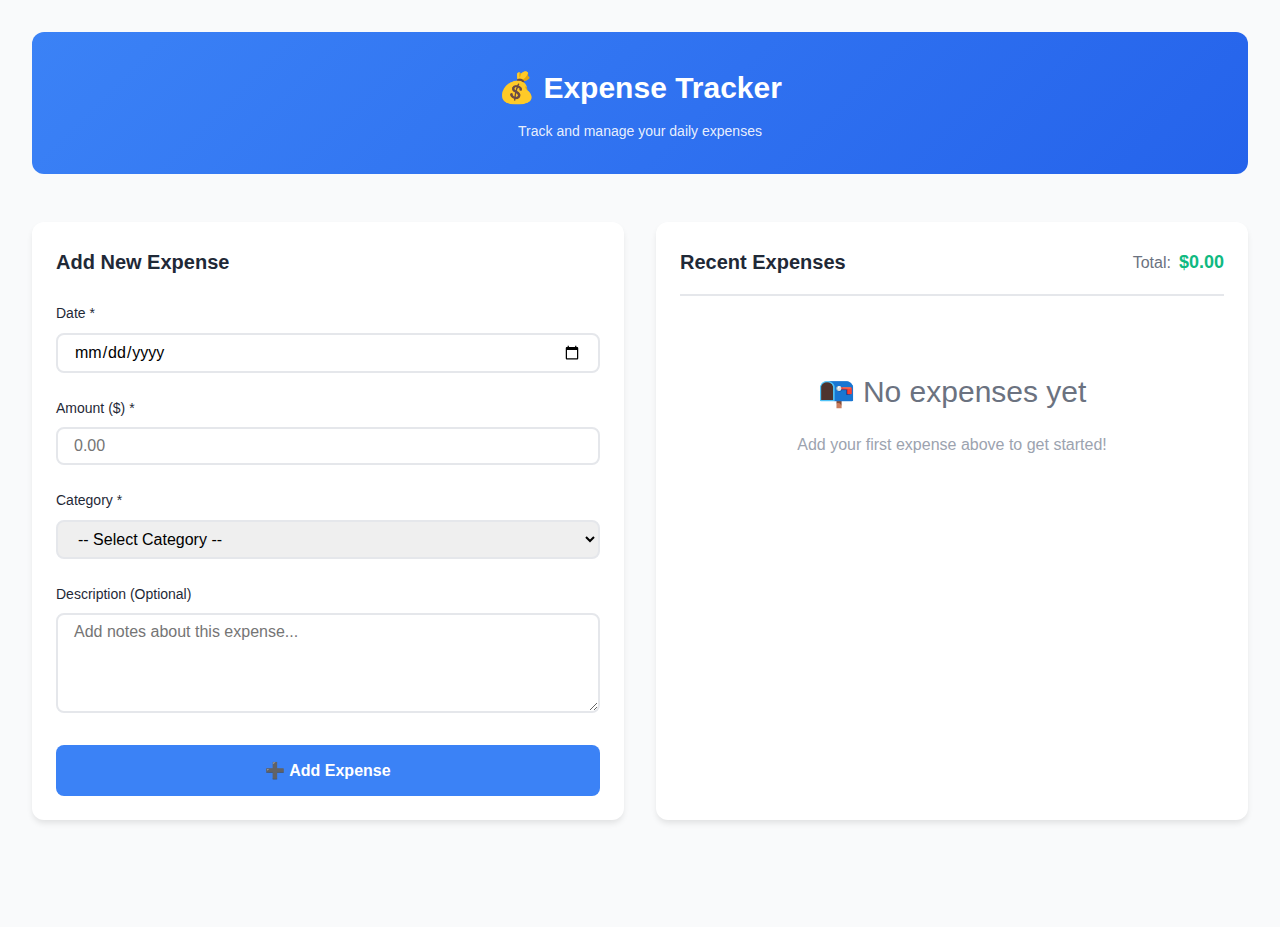
<file: index.html>
<!DOCTYPE html>
<html lang="en">
<head>
    <meta charset="UTF-8">
    <meta name="viewport" content="width=device-width, initial-scale=1.0">
    <title>Expense Tracker</title>
    <link rel="stylesheet" href="styles.css">
</head>
<body>
    <div class="container">
        <!-- HEADER -->
        <header class="header">
            <h1>💰 Expense Tracker</h1>
            <p class="subtitle">Track and manage your daily expenses</p>
        </header>

        <!-- MAIN CONTENT -->
        <main class="main">
            <!-- LEFT SECTION: Form -->
            <section class="form-section">
                <h2>Add New Expense</h2>
                
                <!-- Error/Success Messages -->
                <div id="messageContainer" class="message-container"></div>

                <!-- Form -->
                <form id="expenseForm" class="expense-form">
                    <!-- Date Field -->
                    <div class="form-group">
                        <label for="expenseDate">Date *</label>
                        <input
                            type="date"
                            id="expenseDate"
                            name="date"
                            required
                            aria-label="Expense date"
                        >
                    </div>

                    <!-- Amount Field -->
                    <div class="form-group">
                        <label for="expenseAmount">Amount ($) *</label>
                        <input
                            type="number"
                            id="expenseAmount"
                            name="amount"
                            step="0.01"
                            min="0.01"
                            placeholder="0.00"
                            required
                            aria-label="Expense amount"
                        >
                    </div>

                    <!-- Category Field -->
                    <div class="form-group">
                        <label for="expenseCategory">Category *</label>
                        <select
                            id="expenseCategory"
                            name="category"
                            required
                            aria-label="Expense category"
                        >
                            <option value="">-- Select Category --</option>
                            <option value="Food">🍔 Food</option>
                            <option value="Transport">🚗 Transport</option>
                            <option value="Entertainment">🎬 Entertainment</option>
                            <option value="Utilities">💡 Utilities</option>
                            <option value="Healthcare">🏥 Healthcare</option>
                            <option value="Shopping">🛍️ Shopping</option>
                            <option value="Other">📌 Other</option>
                        </select>
                    </div>

                    <!-- Description Field -->
                    <div class="form-group">
                        <label for="expenseDescription">Description (Optional)</label>
                        <textarea
                            id="expenseDescription"
                            name="description"
                            placeholder="Add notes about this expense..."
                            rows="3"
                            aria-label="Expense description"
                        ></textarea>
                    </div>

                    <!-- Submit Button -->
                    <button type="submit" class="btn btn-primary btn-full">
                        ➕ Add Expense
                    </button>
                </form>
            </section>

            <!-- RIGHT SECTION: Expenses List -->
            <section class="list-section">
                <div class="list-header">
                    <h2>Recent Expenses</h2>
                    <div class="total-section">
                        <span class="total-label">Total:</span>
                        <span id="totalAmount" class="total-amount">$0.00</span>
                    </div>
                </div>

                <!-- Loading State -->
                <div id="loadingSpinner" class="loading-spinner hidden">
                    <div class="spinner"></div>
                    <p>Loading expenses...</p>
                </div>

                <!-- Expense List -->
                <div id="expenseList" class="expense-list">
                    <!-- Expenses will be inserted here by JavaScript -->
                </div>

                <!-- Empty State -->
                <div id="emptyState" class="empty-state hidden">
                    <p>📭 No expenses yet</p>
                    <p class="text-muted">Add your first expense above to get started!</p>
                </div>
            </section>
        </main>
    </div>

    <!-- SCRIPTS -->
    <script src="utils.js"></script>
    <script src="api.js"></script>
    <script src="ui.js"></script>
    <script src="app.js"></script>
</body>
</html>
</file>
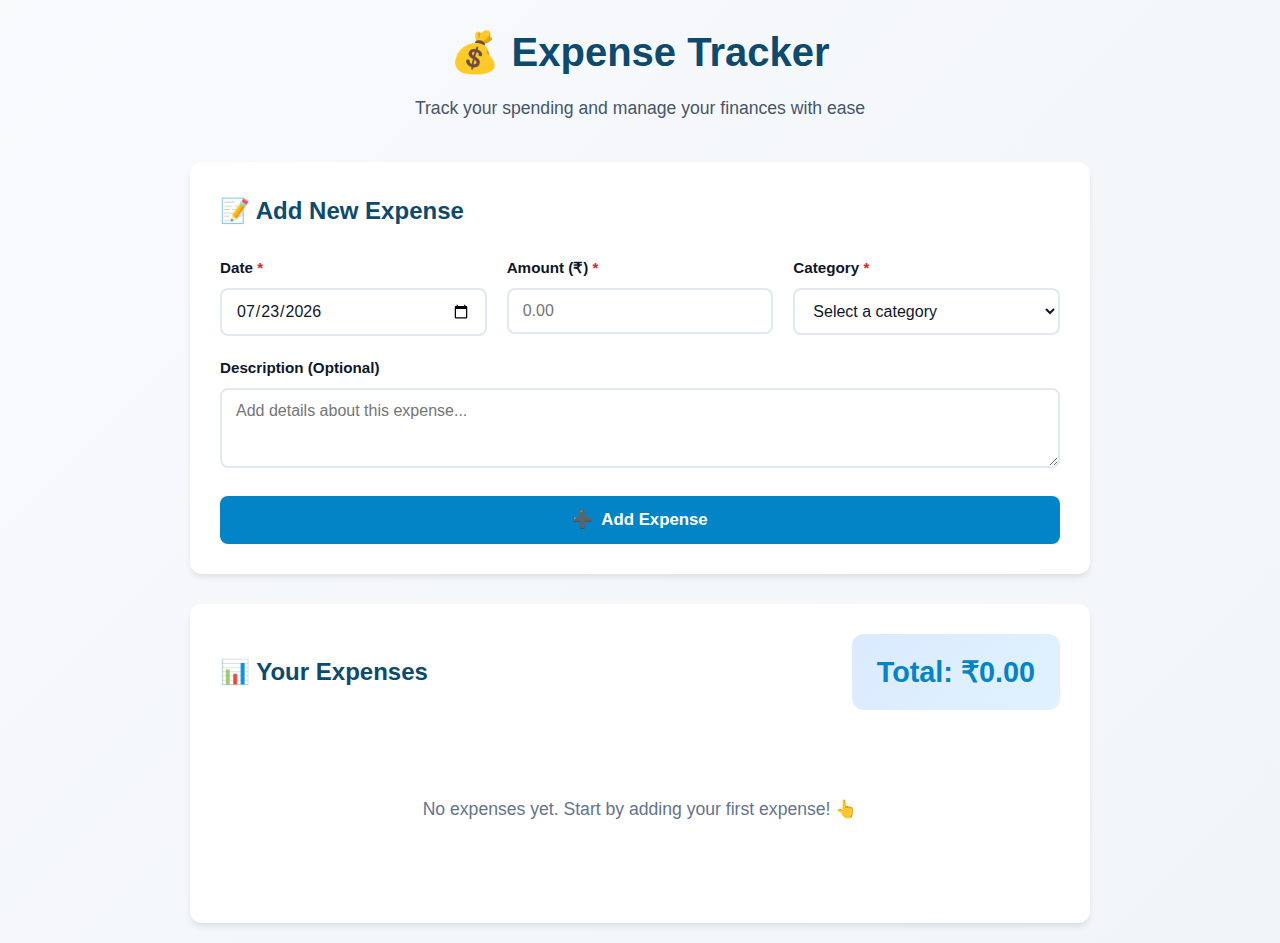
<file: Expense Tracker Application.html>
<!DOCTYPE html>
<html lang="en">
<head>
    <meta charset="UTF-8">
    <meta name="viewport" content="width=device-width, initial-scale=1.0">
    <title>Expense Tracker - Manage Your Finances</title>
    <style>
        * {
            margin: 0;
            padding: 0;
            box-sizing: border-box;
        }

        :root {
            --primary-color: #0284c7;
            --primary-hover: #0369a1;
            --primary-dark: #0c4a6e;
            --success-color: #16a34a;
            --error-color: #dc2626;
            --warning-color: #ea580c;
            --bg-primary: #ffffff;
            --bg-secondary: #f8fafc;
            --bg-tertiary: #f1f5f9;
            --text-primary: #0f172a;
            --text-secondary: #475569;
            --text-muted: #64748b;
            --border-color: #e2e8f0;
            --shadow-sm: 0 1px 2px 0 rgba(0, 0, 0, 0.05);
            --shadow-md: 0 4px 6px -1px rgba(0, 0, 0, 0.1);
            --shadow-lg: 0 10px 15px -3px rgba(0, 0, 0, 0.1);
            --radius-sm: 6px;
            --radius-md: 8px;
            --radius-lg: 12px;
        }

        body {
            font-family: -apple-system, BlinkMacSystemFont, 'Segoe UI', 'Roboto', 'Oxygen', 'Ubuntu', 'Cantarell', sans-serif;
            background: linear-gradient(135deg, #f8fafc 0%, #f1f5f9 100%);
            color: var(--text-primary);
            line-height: 1.6;
            min-height: 100vh;
            padding: 20px;
        }

        .container {
            max-width: 900px;
            margin: 0 auto;
        }

        /* Header */
        .header {
            text-align: center;
            margin-bottom: 40px;
            animation: slideDown 0.6s ease-out;
        }

        .header h1 {
            font-size: 2.5rem;
            font-weight: 700;
            color: var(--primary-dark);
            margin-bottom: 10px;
        }

        .header p {
            font-size: 1.1rem;
            color: var(--text-secondary);
        }

        /* Alert Messages */
        .alert {
            padding: 16px 20px;
            border-radius: var(--radius-md);
            margin-bottom: 20px;
            font-weight: 500;
            animation: slideDown 0.3s ease-out;
            display: none;
        }

        .alert.show {
            display: block;
        }

        .alert-success {
            background-color: #dcfce7;
            color: #166534;
            border-left: 4px solid var(--success-color);
        }

        .alert-error {
            background-color: #fee2e2;
            color: #991b1b;
            border-left: 4px solid var(--error-color);
        }

        .alert-warning {
            background-color: #fed7aa;
            color: #92400e;
            border-left: 4px solid var(--warning-color);
        }

        /* Form Card */
        .form-card {
            background: var(--bg-primary);
            border-radius: var(--radius-lg);
            padding: 30px;
            box-shadow: var(--shadow-md);
            margin-bottom: 30px;
            animation: slideUp 0.6s ease-out;
        }

        .form-card h2 {
            font-size: 1.5rem;
            color: var(--primary-dark);
            margin-bottom: 25px;
            display: flex;
            align-items: center;
            gap: 10px;
        }

        .form-group {
            margin-bottom: 20px;
        }

        .form-group:last-child {
            margin-bottom: 0;
        }

        label {
            display: block;
            font-weight: 600;
            color: var(--text-primary);
            margin-bottom: 8px;
            font-size: 0.95rem;
        }

        input[type="text"],
        input[type="date"],
        input[type="number"],
        select,
        textarea {
            width: 100%;
            padding: 12px 14px;
            border: 2px solid var(--border-color);
            border-radius: var(--radius-md);
            font-size: 1rem;
            font-family: inherit;
            color: var(--text-primary);
            transition: all 0.3s ease;
            background-color: var(--bg-primary);
        }

        input[type="text"]:focus,
        input[type="date"]:focus,
        input[type="number"]:focus,
        select:focus,
        textarea:focus {
            outline: none;
            border-color: var(--primary-color);
            box-shadow: 0 0 0 3px rgba(2, 132, 199, 0.1);
            background-color: var(--bg-secondary);
        }

        textarea {
            resize: vertical;
            min-height: 80px;
        }

        .form-row {
            display: grid;
            grid-template-columns: repeat(auto-fit, minmax(200px, 1fr));
            gap: 20px;
        }

        /* Button Styles */
        .btn {
            padding: 12px 24px;
            border: none;
            border-radius: var(--radius-md);
            font-size: 1rem;
            font-weight: 600;
            cursor: pointer;
            transition: all 0.3s ease;
            display: inline-flex;
            align-items: center;
            justify-content: center;
            gap: 8px;
        }

        .btn-primary {
            background-color: var(--primary-color);
            color: white;
            width: 100%;
            min-height: 48px;
            font-size: 1.05rem;
        }

        .btn-primary:hover {
            background-color: var(--primary-hover);
            box-shadow: var(--shadow-lg);
            transform: translateY(-2px);
        }

        .btn-primary:active {
            transform: translateY(0);
            box-shadow: var(--shadow-md);
        }

        .btn-danger {
            background-color: var(--error-color);
            color: white;
            padding: 8px 12px;
            font-size: 0.85rem;
        }

        .btn-danger:hover {
            background-color: #b91c1c;
            transform: scale(1.05);
        }

        .btn:disabled {
            opacity: 0.5;
            cursor: not-allowed;
            transform: none;
        }

        /* List Card */
        .list-card {
            background: var(--bg-primary);
            border-radius: var(--radius-lg);
            padding: 30px;
            box-shadow: var(--shadow-md);
            animation: slideUp 0.6s ease-out 0.1s both;
        }

        .list-header {
            display: flex;
            justify-content: space-between;
            align-items: center;
            margin-bottom: 25px;
            flex-wrap: wrap;
            gap: 15px;
        }

        .list-header h2 {
            font-size: 1.5rem;
            color: var(--primary-dark);
            display: flex;
            align-items: center;
            gap: 10px;
        }

        .total-amount {
            font-size: 1.8rem;
            font-weight: 700;
            color: var(--primary-color);
            background: linear-gradient(135deg, #dbeafe 0%, #e0f2fe 100%);
            padding: 15px 25px;
            border-radius: var(--radius-lg);
            display: flex;
            align-items: center;
            gap: 8px;
            min-width: 200px;
            justify-content: center;
        }

        /* Empty State */
        .empty-state {
            text-align: center;
            padding: 60px 20px;
            color: var(--text-muted);
        }

        .empty-state svg {
            width: 80px;
            height: 80px;
            margin-bottom: 20px;
            opacity: 0.5;
        }

        .empty-state p {
            font-size: 1.1rem;
            margin-bottom: 10px;
        }

        /* Expense List */
        .expense-list {
            display: flex;
            flex-direction: column;
            gap: 15px;
        }

        .expense-item {
            display: grid;
            grid-template-columns: auto 1fr auto auto;
            gap: 15px;
            align-items: center;
            padding: 16px 20px;
            background: var(--bg-secondary);
            border-radius: var(--radius-md);
            border-left: 4px solid var(--primary-color);
            transition: all 0.3s ease;
            animation: slideIn 0.4s ease-out both;
        }

        .expense-item:hover {
            background: var(--bg-tertiary);
            transform: translateX(4px);
            box-shadow: var(--shadow-sm);
        }

        .expense-icon {
            width: 40px;
            height: 40px;
            border-radius: 50%;
            display: flex;
            align-items: center;
            justify-content: center;
            font-size: 1.2rem;
            flex-shrink: 0;
        }

        .icon-food { background: #fef3c7; color: #f59e0b; }
        .icon-transport { background: #dbeafe; color: #0284c7; }
        .icon-entertain { background: #fce7f3; color: #ec4899; }
        .icon-utilities { background: #dcfce7; color: #16a34a; }
        .icon-health { background: #fee2e2; color: #dc2626; }
        .icon-shopping { background: #e9d5ff; color: #a855f7; }
        .icon-other { background: #f3e8ff; color: #8b5cf6; }

        .expense-details {
            display: flex;
            flex-direction: column;
            gap: 4px;
        }

        .expense-category {
            font-weight: 600;
            color: var(--text-primary);
            display: flex;
            align-items: center;
            gap: 8px;
        }

        .expense-description {
            font-size: 0.9rem;
            color: var(--text-muted);
        }

        .expense-date {
            font-size: 0.85rem;
            color: var(--text-muted);
        }

        .expense-amount {
            font-size: 1.3rem;
            font-weight: 700;
            color: var(--primary-color);
            text-align: right;
            min-width: 80px;
        }

        .expense-delete {
            margin-left: 10px;
        }

        /* Loading State */
        .loading {
            display: inline-block;
            width: 20px;
            height: 20px;
            border: 3px solid var(--border-color);
            border-top-color: var(--primary-color);
            border-radius: 50%;
            animation: spin 0.8s linear infinite;
        }

        /* Stats Section */
        .stats-grid {
            display: grid;
            grid-template-columns: repeat(auto-fit, minmax(200px, 1fr));
            gap: 20px;
            margin-bottom: 30px;
        }

        .stat-card {
            background: linear-gradient(135deg, #dbeafe 0%, #e0f2fe 100%);
            padding: 20px;
            border-radius: var(--radius-lg);
            text-align: center;
        }

        .stat-label {
            color: var(--text-secondary);
            font-size: 0.9rem;
            margin-bottom: 8px;
        }

        .stat-value {
            font-size: 1.8rem;
            font-weight: 700;
            color: var(--primary-dark);
        }

        /* Responsive Design */
        @media (max-width: 768px) {
            .header h1 {
                font-size: 1.8rem;
            }

            .form-row {
                grid-template-columns: 1fr;
            }

            .expense-item {
                grid-template-columns: auto 1fr;
                gap: 12px;
            }

            .expense-amount,
            .btn-danger {
                grid-column: 2;
            }

            .list-header {
                flex-direction: column;
                align-items: stretch;
            }

            .total-amount {
                min-width: unset;
            }

            .stats-grid {
                grid-template-columns: 1fr;
            }
        }

        /* Animations */
        @keyframes slideDown {
            from {
                opacity: 0;
                transform: translateY(-30px);
            }
            to {
                opacity: 1;
                transform: translateY(0);
            }
        }

        @keyframes slideUp {
            from {
                opacity: 0;
                transform: translateY(30px);
            }
            to {
                opacity: 1;
                transform: translateY(0);
            }
        }

        @keyframes slideIn {
            from {
                opacity: 0;
                transform: translateX(-10px);
            }
            to {
                opacity: 1;
                transform: translateX(0);
            }
        }

        @keyframes spin {
            to {
                transform: rotate(360deg);
            }
        }

        /* Print Styles */
        @media print {
            body {
                background: white;
            }

            .form-card {
                display: none;
            }

            .btn-danger {
                display: none;
            }
        }
    </style>
</head>
<body>
    <div class="container">
        <!-- Header -->
        <div class="header">
            <h1>💰 Expense Tracker</h1>
            <p>Track your spending and manage your finances with ease</p>
        </div>

        <!-- Alert Messages -->
        <div id="alertContainer"></div>

        <!-- Form Card -->
        <div class="form-card">
            <h2>📝 Add New Expense</h2>
            <form id="expenseForm">
                <div class="form-row">
                    <div class="form-group">
                        <label for="expenseDate">Date <span style="color: #dc2626;">*</span></label>
                        <input type="date" id="expenseDate" name="date" required>
                    </div>
                    <div class="form-group">
                        <label for="expenseAmount">Amount (₹) <span style="color: #dc2626;">*</span></label>
                        <input type="number" id="expenseAmount" name="amount" step="0.01" min="0.01" placeholder="0.00" required>
                    </div>
                    <div class="form-group">
                        <label for="expenseCategory">Category <span style="color: #dc2626;">*</span></label>
                        <select id="expenseCategory" name="category" required>
                            <option value="">Select a category</option>
                            <option value="Food">🍽️ Food & Dining</option>
                            <option value="Transport">🚗 Transport</option>
                            <option value="Entertainment">🎬 Entertainment</option>
                            <option value="Utilities">💡 Utilities</option>
                            <option value="Health">🏥 Health & Medical</option>
                            <option value="Shopping">🛍️ Shopping</option>
                            <option value="Other">📦 Other</option>
                        </select>
                    </div>
                </div>

                <div class="form-group">
                    <label for="expenseDescription">Description (Optional)</label>
                    <textarea id="expenseDescription" name="description" placeholder="Add details about this expense..."></textarea>
                </div>

                <button type="submit" class="btn btn-primary">
                    <span>➕</span>
                    <span>Add Expense</span>
                </button>
            </form>
        </div>

        <!-- List Card -->
        <div class="list-card">
            <div class="list-header">
                <h2>📊 Your Expenses</h2>
                <div class="total-amount">
                    <span>Total:</span>
                    <span id="totalAmount">₹0.00</span>
                </div>
            </div>

            <div id="expenseListContainer">
                <div class="empty-state">
                    <p>No expenses yet. Start by adding your first expense! 👆</p>
                </div>
            </div>
        </div>
    </div>

    <script>
        // ============================================
        // UTILITIES
        // ============================================

        const utils = {
            formatCurrency: (amount) => {
                return new Intl.NumberFormat('en-IN', {
                    style: 'currency',
                    currency: 'INR',
                    minimumFractionDigits: 2,
                    maximumFractionDigits: 2
                }).format(amount);
            },

            formatDate: (dateString) => {
                const options = { year: 'numeric', month: 'short', day: 'numeric' };
                return new Date(dateString).toLocaleDateString('en-IN', options);
            },

            validateForm: (data) => {
                const errors = [];
                
                if (!data.date) {
                    errors.push('Date is required');
                }
                if (!data.amount || parseFloat(data.amount) <= 0) {
                    errors.push('Amount must be a positive number');
                }
                if (!data.category) {
                    errors.push('Category is required');
                }
                if (data.description && data.description.length > 500) {
                    errors.push('Description must be less than 500 characters');
                }

                return {
                    isValid: errors.length === 0,
                    errors: errors
                };
            },

            getCategoryIcon: (category) => {
                const icons = {
                    'Food': '🍽️',
                    'Transport': '🚗',
                    'Entertainment': '🎬',
                    'Utilities': '💡',
                    'Health': '🏥',
                    'Shopping': '🛍️',
                    'Other': '📦'
                };
                return icons[category] || '📦';
            },

            getCategoryClass: (category) => {
                const classes = {
                    'Food': 'icon-food',
                    'Transport': 'icon-transport',
                    'Entertainment': 'icon-entertain',
                    'Utilities': 'icon-utilities',
                    'Health': 'icon-health',
                    'Shopping': 'icon-shopping',
                    'Other': 'icon-other'
                };
                return classes[category] || 'icon-other';
            }
        };

        // ============================================
        // UI MANAGER
        // ============================================

        const ui = {
            showAlert: (message, type = 'success') => {
                const alertContainer = document.getElementById('alertContainer');
                const alert = document.createElement('div');
                alert.className = `alert alert-${type} show`;
                alert.textContent = message;
                
                alertContainer.innerHTML = '';
                alertContainer.appendChild(alert);

                setTimeout(() => {
                    alert.classList.remove('show');
                }, 4000);
            },

            renderExpenseList: (expenses) => {
                const container = document.getElementById('expenseListContainer');
                
                if (!expenses || expenses.length === 0) {
                    container.innerHTML = `
                        <div class="empty-state">
                            <p>No expenses yet. Start by adding your first expense! 👆</p>
                        </div>
                    `;
                    document.getElementById('totalAmount').textContent = '₹0.00';
                    return;
                }

                let total = 0;
                const sortedExpenses = [...expenses].sort((a, b) => 
                    new Date(b.date) - new Date(a.date)
                );

                const html = sortedExpenses.map(expense => {
                    total += parseFloat(expense.amount);
                    const icon = utils.getCategoryIcon(expense.category);
                    const iconClass = utils.getCategoryClass(expense.category);

                    return `
                        <div class="expense-item">
                            <div class="expense-icon ${iconClass}">${icon}</div>
                            <div class="expense-details">
                                <div class="expense-category">${expense.category}</div>
                                ${expense.description ? `<div class="expense-description">${expense.description}</div>` : ''}
                                <div class="expense-date">${utils.formatDate(expense.date)}</div>
                            </div>
                            <div class="expense-amount">${utils.formatCurrency(expense.amount)}</div>
                            <button class="btn btn-danger" onclick="app.deleteExpense(${expense.id})">🗑️ Delete</button>
                        </div>
                    `;
                }).join('');

                container.innerHTML = html;
                document.getElementById('totalAmount').textContent = utils.formatCurrency(total);
            },

            clearForm: () => {
                document.getElementById('expenseForm').reset();
                const today = new Date().toISOString().split('T')[0];
                document.getElementById('expenseDate').value = today;
            }
        };

        // ============================================
        // APPLICATION STATE & LOGIC
        // ============================================

        const app = {
            expenses: [],

            init: () => {
                app.loadExpenses();
                app.setupEventListeners();
                
                // Set today's date as default
                const today = new Date().toISOString().split('T')[0];
                document.getElementById('expenseDate').value = today;
            },

            setupEventListeners: () => {
                document.getElementById('expenseForm').addEventListener('submit', app.addExpense);
            },

            loadExpenses: () => {
                const saved = localStorage.getItem('expenses');
                if (saved) {
                    try {
                        app.expenses = JSON.parse(saved);
                        ui.renderExpenseList(app.expenses);
                    } catch (error) {
                        console.error('Error loading expenses:', error);
                        app.expenses = [];
                    }
                }
            },

            saveExpenses: () => {
                localStorage.setItem('expenses', JSON.stringify(app.expenses));
            },

            addExpense: (e) => {
                e.preventDefault();

                const formData = {
                    date: document.getElementById('expenseDate').value,
                    amount: parseFloat(document.getElementById('expenseAmount').value),
                    category: document.getElementById('expenseCategory').value,
                    description: document.getElementById('expenseDescription').value.trim()
                };

                // Validate
                const validation = utils.validateForm(formData);
                if (!validation.isValid) {
                    ui.showAlert('❌ ' + validation.errors[0], 'error');
                    return;
                }

                // Check for future date
                if (new Date(formData.date) > new Date()) {
                    ui.showAlert('❌ Date cannot be in the future', 'error');
                    return;
                }

                // Create expense object
                const expense = {
                    id: Date.now(),
                    ...formData,
                    created_at: new Date().toISOString()
                };

                // Add to list
                app.expenses.push(expense);
                app.saveExpenses();
                ui.renderExpenseList(app.expenses);
                ui.clearForm();
                ui.showAlert('✅ Expense added successfully!', 'success');
            },

            deleteExpense: (id) => {
                if (!confirm('Are you sure you want to delete this expense?')) {
                    return;
                }

                app.expenses = app.expenses.filter(e => e.id !== id);
                app.saveExpenses();
                ui.renderExpenseList(app.expenses);
                ui.showAlert('✅ Expense deleted successfully!', 'success');
            }
        };

        // ============================================
        // INITIALIZATION
        // ============================================

        document.addEventListener('DOMContentLoaded', app.init);
    </script>
</body>
</html>
</file>
<file: styles.css>
/* ============================================================
   DESIGN SYSTEM & VARIABLES
   ============================================================ */

:root {
    /* Colors */
    --color-primary: #3b82f6;        /* Blue */
    --color-primary-dark: #2563eb;   /* Darker blue */
    --color-primary-light: #dbeafe;  /* Light blue */
    
    --color-success: #10b981;        /* Green */
    --color-danger: #ef4444;         /* Red */
    --color-warning: #f59e0b;        /* Orange */
    
    --color-bg: #f9fafb;             /* Light gray */
    --color-surface: #ffffff;        /* White */
    --color-surface-alt: #f3f4f6;    /* Lighter gray */
    
    --color-text-primary: #1f2937;   /* Dark gray */
    --color-text-secondary: #6b7280; /* Medium gray */
    --color-text-muted: #9ca3af;     /* Light gray */
    --color-border: #e5e7eb;         /* Border gray */
    
    /* Spacing (rem units scale with base font size) */
    --space-xs: 0.25rem;   /* 4px */
    --space-sm: 0.5rem;    /* 8px */
    --space-md: 1rem;      /* 16px */
    --space-lg: 1.5rem;    /* 24px */
    --space-xl: 2rem;      /* 32px */
    --space-2xl: 3rem;     /* 48px */
    
    /* Border radius */
    --radius-sm: 0.375rem; /* 6px */
    --radius-md: 0.5rem;   /* 8px */
    --radius-lg: 0.75rem;  /* 12px */
    
    /* Shadows */
    --shadow-sm: 0 1px 2px 0 rgba(0, 0, 0, 0.05);
    --shadow-md: 0 4px 6px -1px rgba(0, 0, 0, 0.1);
    --shadow-lg: 0 10px 15px -3px rgba(0, 0, 0, 0.1);
    
    /* Typography */
    --font-family: -apple-system, BlinkMacSystemFont, 'Segoe UI', Roboto, 'Helvetica Neue', Arial, sans-serif;
    --font-size-sm: 0.875rem;    /* 14px */
    --font-size-base: 1rem;      /* 16px */
    --font-size-lg: 1.125rem;    /* 18px */
    --font-size-xl: 1.25rem;     /* 20px */
    --font-size-2xl: 1.875rem;   /* 30px */
    
    /* Transitions */
    --transition: all 0.2s ease-in-out;
}

/* ============================================================
   RESET & BASE STYLES
   ============================================================ */

* {
    margin: 0;
    padding: 0;
    box-sizing: border-box;
}

html {
    scroll-behavior: smooth;
    font-size: 16px;
}

body {
    font-family: var(--font-family);
    font-size: var(--font-size-base);
    color: var(--color-text-primary);
    background-color: var(--color-bg);
    line-height: 1.6;
}

/* ============================================================
   TYPOGRAPHY
   ============================================================ */

h1 {
    font-size: var(--font-size-2xl);
    font-weight: 700;
    margin-bottom: var(--space-sm);
}

h2 {
    font-size: var(--font-size-xl);
    font-weight: 600;
    margin-bottom: var(--space-md);
}

p {
    margin-bottom: var(--space-md);
}

.subtitle {
    color: var(--color-text-secondary);
    font-size: var(--font-size-sm);
    margin-bottom: 0;
}

.text-muted {
    color: var(--color-text-muted);
}

/* ============================================================
   LAYOUT: MOBILE-FIRST RESPONSIVE
   ============================================================ */

.container {
    width: 100%;
    max-width: 100%;
    margin: 0 auto;
    padding: var(--space-md);
}

/* Tablet (768px and up) */
@media (min-width: 768px) {
    .container {
        max-width: 1200px;
        padding: var(--space-xl);
    }
}

/* Desktop (1024px and up) */
@media (min-width: 1024px) {
    .container {
        max-width: 1400px;
    }
}

/* ============================================================
   HEADER
   ============================================================ */

.header {
    background: linear-gradient(135deg, var(--color-primary) 0%, var(--color-primary-dark) 100%);
    color: white;
    padding: var(--space-xl);
    border-radius: var(--radius-lg);
    margin-bottom: var(--space-2xl);
    text-align: center;
}

.header h1 {
    margin-bottom: var(--space-sm);
}

.header .subtitle {
    color: rgba(255, 255, 255, 0.9);
}

/* ============================================================
   MAIN LAYOUT (FLEX)
   ============================================================ */

.main {
    display: flex;
    flex-direction: column;
    gap: var(--space-xl);
}

/* Tablet and up: side-by-side layout */
@media (min-width: 768px) {
    .main {
        flex-direction: row;
    }
    
    .form-section {
        flex: 1;
    }
    
    .list-section {
        flex: 1;
    }
}

/* ============================================================
   FORM STYLES
   ============================================================ */

.form-section {
    background: var(--color-surface);
    padding: var(--space-lg);
    border-radius: var(--radius-lg);
    box-shadow: var(--shadow-md);
}

.form-group {
    margin-bottom: var(--space-lg);
}

label {
    display: block;
    font-weight: 500;
    margin-bottom: var(--space-sm);
    color: var(--color-text-primary);
    font-size: var(--font-size-sm);
}

input,
textarea,
select {
    width: 100%;
    padding: var(--space-sm) var(--space-md);
    font-size: var(--font-size-base);
    border: 2px solid var(--color-border);
    border-radius: var(--radius-md);
    font-family: inherit;
    transition: var(--transition);
}

input:focus,
textarea:focus,
select:focus {
    outline: none;
    border-color: var(--color-primary);
    box-shadow: 0 0 0 3px var(--color-primary-light);
}

textarea {
    resize: vertical;
    min-height: 100px;
}

/* ============================================================
   BUTTONS
   ============================================================ */

.btn {
    padding: var(--space-md) var(--space-lg);
    font-size: var(--font-size-base);
    font-weight: 600;
    border: none;
    border-radius: var(--radius-md);
    cursor: pointer;
    transition: var(--transition);
    display: inline-flex;
    align-items: center;
    justify-content: center;
    gap: var(--space-sm);
    text-decoration: none;
}

.btn:hover {
    transform: translateY(-2px);
    box-shadow: var(--shadow-lg);
}

.btn:active {
    transform: translateY(0);
}

.btn:disabled {
    opacity: 0.5;
    cursor: not-allowed;
    transform: none;
}

.btn-primary {
    background-color: var(--color-primary);
    color: white;
}

.btn-primary:hover {
    background-color: var(--color-primary-dark);
}

.btn-danger {
    background-color: var(--color-danger);
    color: white;
}

.btn-danger:hover {
    background-color: #dc2626;
}

.btn-full {
    width: 100%;
}

.btn-sm {
    padding: var(--space-sm) var(--space-md);
    font-size: var(--font-size-sm);
}

/* ============================================================
   MESSAGE ALERTS
   ============================================================ */

.message-container {
    margin-bottom: var(--space-lg);
}

.alert {
    padding: var(--space-md) var(--space-lg);
    border-radius: var(--radius-md);
    margin-bottom: var(--space-md);
    animation: slideIn 0.3s ease-in-out;
}

@keyframes slideIn {
    from {
        opacity: 0;
        transform: translateY(-10px);
    }
    to {
        opacity: 1;
        transform: translateY(0);
    }
}

.alert-success {
    background-color: #dcfce7;
    color: #166534;
    border: 1px solid #bbf7d0;
}

.alert-error {
    background-color: #fee2e2;
    color: #991b1b;
    border: 1px solid #fecaca;
}

.alert-info {
    background-color: #dbeafe;
    color: #1e3a8a;
    border: 1px solid #93c5fd;
}

.alert-close {
    float: right;
    background: none;
    border: none;
    cursor: pointer;
    font-size: var(--font-size-lg);
    color: inherit;
}

/* ============================================================
   EXPENSE LIST
   ============================================================ */

.list-section {
    background: var(--color-surface);
    padding: var(--space-lg);
    border-radius: var(--radius-lg);
    box-shadow: var(--shadow-md);
}

.list-header {
    display: flex;
    justify-content: space-between;
    align-items: center;
    margin-bottom: var(--space-lg);
    padding-bottom: var(--space-md);
    border-bottom: 2px solid var(--color-border);
}

.list-header h2 {
    margin-bottom: 0;
}

.total-section {
    display: flex;
    align-items: center;
    gap: var(--space-sm);
}

.total-label {
    color: var(--color-text-secondary);
    font-weight: 500;
}

.total-amount {
    font-size: var(--font-size-lg);
    font-weight: 700;
    color: var(--color-success);
}

/* Mobile: Stack total below heading */
@media (max-width: 767px) {
    .list-header {
        flex-direction: column;
        align-items: flex-start;
        gap: var(--space-md);
    }
}

/* ============================================================
   EXPENSE ITEMS (TABLE / CARDS)
   ============================================================ */

/* Desktop: Table view */
@media (min-width: 768px) {
    .expense-list {
        overflow-x: auto;
    }

    .expense-table {
        width: 100%;
        border-collapse: collapse;
    }

    .expense-table thead {
        background-color: var(--color-surface-alt);
    }

    .expense-table th {
        padding: var(--space-md);
        text-align: left;
        font-weight: 600;
        font-size: var(--font-size-sm);
        color: var(--color-text-secondary);
        border-bottom: 2px solid var(--color-border);
    }

    .expense-table td {
        padding: var(--space-md);
        border-bottom: 1px solid var(--color-border);
    }

    .expense-table tbody tr:hover {
        background-color: var(--color-surface-alt);
    }
}

/* Mobile: Card view */
@media (max-width: 767px) {
    .expense-list {
        display: flex;
        flex-direction: column;
        gap: var(--space-md);
    }

    .expense-card {
        background: var(--color-surface-alt);
        padding: var(--space-md);
        border-radius: var(--radius-md);
        border-left: 4px solid var(--color-primary);
    }

    .expense-card-row {
        display: flex;
        justify-content: space-between;
        margin-bottom: var(--space-sm);
    }

    .expense-card-label {
        color: var(--color-text-secondary);
        font-size: var(--font-size-sm);
        font-weight: 500;
    }

    .expense-card-value {
        color: var(--color-text-primary);
        font-weight: 600;
    }
}

/* ============================================================
   EXPENSE ITEM CONTENT
   ============================================================ */

.expense-date {
    color: var(--color-text-secondary);
    font-size: var(--font-size-sm);
}

.expense-amount {
    font-weight: 700;
    color: var(--color-primary);
    font-size: var(--font-size-lg);
}

.expense-category {
    display: inline-block;
    background-color: var(--color-primary-light);
    color: var(--color-primary-dark);
    padding: var(--space-xs) var(--space-sm);
    border-radius: var(--radius-sm);
    font-size: var(--font-size-sm);
    font-weight: 500;
}

.expense-description {
    color: var(--color-text-secondary);
    font-size: var(--font-size-sm);
    margin-top: var(--space-xs);
}

.expense-actions {
    display: flex;
    gap: var(--space-sm);
}

/* ============================================================
   EMPTY STATE
   ============================================================ */

.empty-state {
    text-align: center;
    padding: var(--space-2xl) var(--space-lg);
    color: var(--color-text-secondary);
}

.empty-state p:first-child {
    font-size: var(--font-size-2xl);
    margin-bottom: var(--space-md);
}

.empty-state p:last-child {
    margin-bottom: 0;
}

/* ============================================================
   LOADING STATE
   ============================================================ */

.loading-spinner {
    text-align: center;
    padding: var(--space-2xl);
    color: var(--color-text-secondary);
}

.spinner {
    border: 4px solid var(--color-surface-alt);
    border-top: 4px solid var(--color-primary);
    border-radius: 50%;
    width: 40px;
    height: 40px;
    animation: spin 0.8s linear infinite;
    margin: 0 auto var(--space-md);
}

@keyframes spin {
    0% { transform: rotate(0deg); }
    100% { transform: rotate(360deg); }
}

/* ============================================================
   UTILITY CLASSES
   ============================================================ */

.hidden {
    display: none !important;
}

/* Touch-friendly sizes (min 48px for buttons/targets) */
@media (max-width: 767px) {
    .btn {
        min-height: 48px;
        min-width: 48px;
    }

    input,
    textarea,
    select {
        min-height: 48px;
        font-size: 16px; /* Prevents zoom on iOS */
    }
}

/* Dark mode support (optional) */
@media (prefers-color-scheme: dark) {
    :root {
        --color-bg: #111827;
        --color-surface: #1f2937;
        --color-surface-alt: #374151;
        --color-text-primary: #f9fafb;
        --color-text-secondary: #d1d5db;
        --color-text-muted: #9ca3af;
        --color-border: #4b5563;
    }

    input,
    textarea,
    select {
        background-color: var(--color-surface);
        color: var(--color-text-primary);
    }
}
</file>
